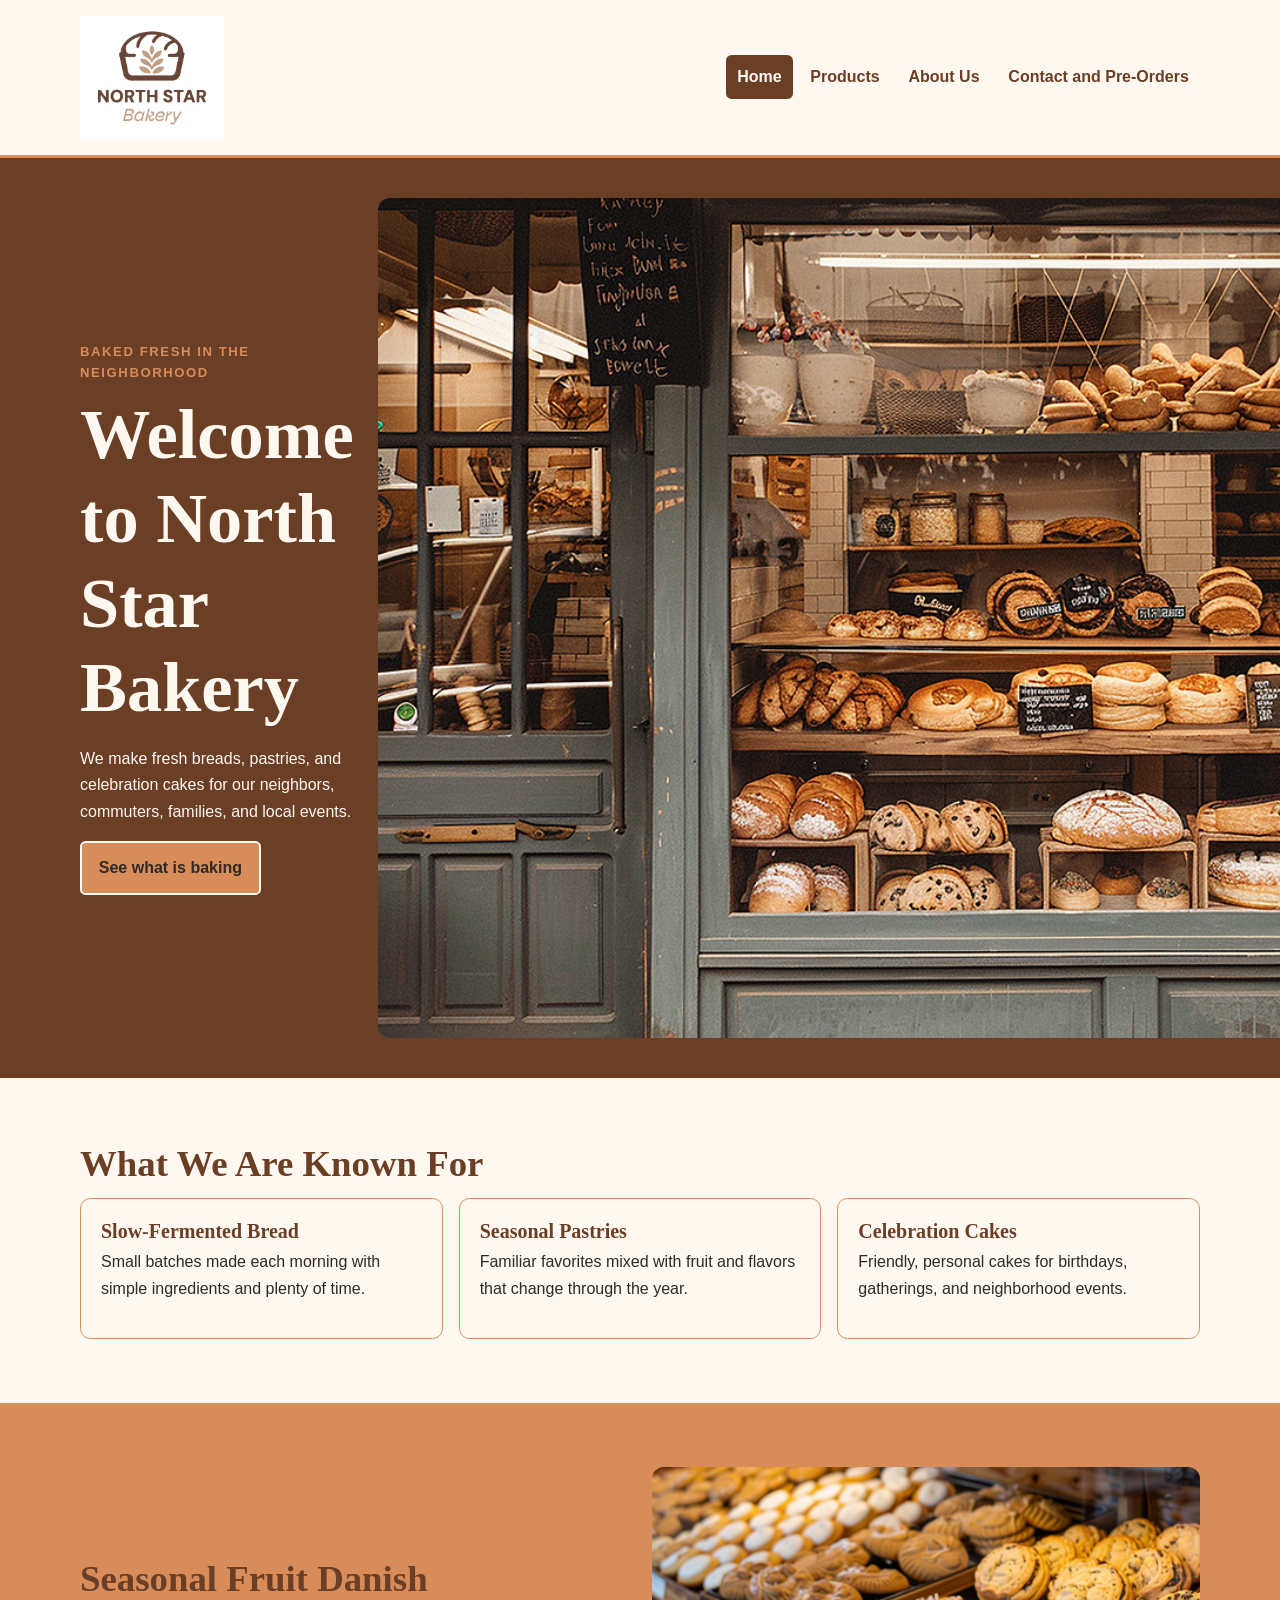
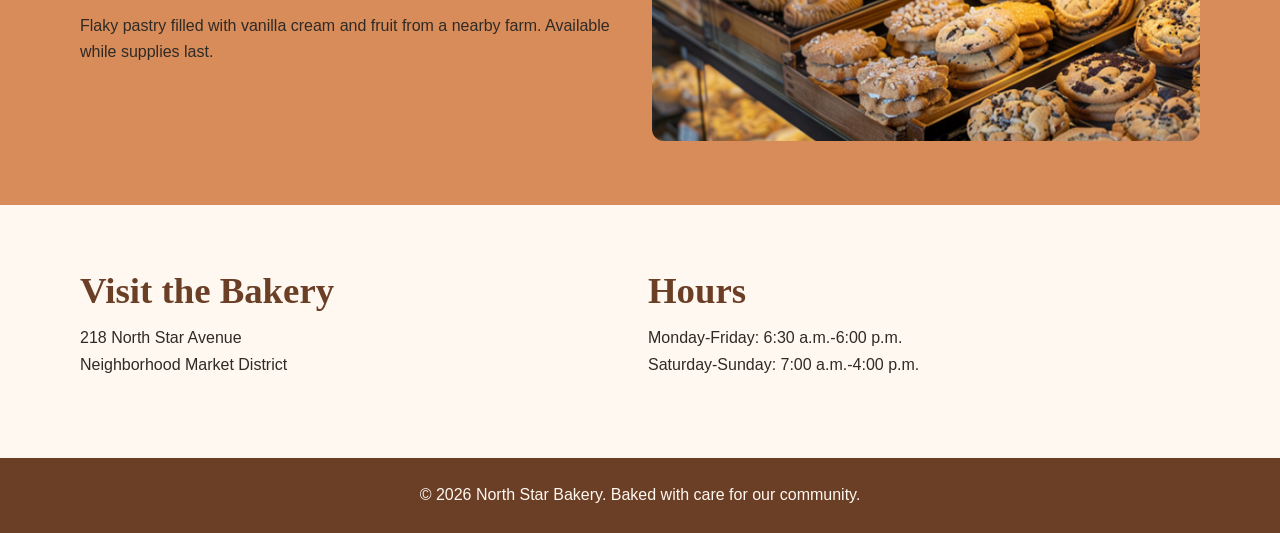
<file: index.html>
<!DOCTYPE html>
<html lang="en">
<head>
  <meta charset="UTF-8">
  <meta name="viewport" content="width=device-width, initial-scale=1.0">
  <title>North Star Bakery | Home</title>
  <link rel="stylesheet" href="styles.css">
</head>
<body>
  <a class="skip-link" href="#main-content">Skip to main content</a>
  <header class="site-header">
    <div class="header-inner">
      <img class="brand-logo" src="Bakery_c/bakery-logo_c.png" alt="North Star Bakery logo featuring a star above the bakery name">
      <nav class="site-nav" aria-label="Main navigation">
        <ul>
          <li><a href="index.html" aria-current="page">Home</a></li>
          <li><a href="products.html">Products</a></li>
          <li><a href="about.html">About Us</a></li>
          <li><a href="contact.html">Contact and Pre-Orders</a></li>
        </ul>
      </nav>
    </div>
  </header>
  <main id="main-content">
    <section class="hero">
      <div class="page-width hero-grid">
        <div>
          <p class="eyebrow">Baked fresh in the neighborhood</p>
          <h1>Welcome to North Star Bakery</h1>
          <p>We make fresh breads, pastries, and celebration cakes for our neighbors, commuters, families, and local events.</p>
          <a class="button" href="products.html">See what is baking</a>
        </div>
        <img class="hero-image" src="Bakery_c/bakery-storefront_c.png" alt="Welcoming storefront of North Star Bakery with outdoor seating">
      </div>
    </section>
    <section class="section">
      <div class="page-width">
        <h2>What We Are Known For</h2>
        <div class="card-grid">
          <article class="card"><h3>Slow-Fermented Bread</h3><p>Small batches made each morning with simple ingredients and plenty of time.</p></article>
          <article class="card"><h3>Seasonal Pastries</h3><p>Familiar favorites mixed with fruit and flavors that change through the year.</p></article>
          <article class="card"><h3>Celebration Cakes</h3><p>Friendly, personal cakes for birthdays, gatherings, and neighborhood events.</p></article>
        </div>
      </div>
    </section>
    <section class="section section-accent">
      <div class="page-width split-layout">
        <div><p class="eyebrow">Featured this week</p><h2>Seasonal Fruit Danish</h2><p>Flaky pastry filled with vanilla cream and fruit from a nearby farm. Available while supplies last.</p></div>
        <picture><source media="(min-width: 768px)" srcset="Bakery_c/bakery-feature-large_c.png"><img class="featured-image" src="Bakery_c/bakery-feature-small_c.png" alt="Fresh seasonal fruit danish featured by North Star Bakery this week"></picture>
      </div>
    </section>
    <section class="section"><div class="page-width info-grid"><div><h2>Visit the Bakery</h2><p>218 North Star Avenue<br>Neighborhood Market District</p></div><div><h2>Hours</h2><p>Monday-Friday: 6:30 a.m.-6:00 p.m.<br>Saturday-Sunday: 7:00 a.m.-4:00 p.m.</p></div></div></section>
  </main>
  <footer class="site-footer"><div class="page-width"><p>&copy; 2026 North Star Bakery. Baked with care for our community.</p></div></footer>
</body>
</html>
</file>
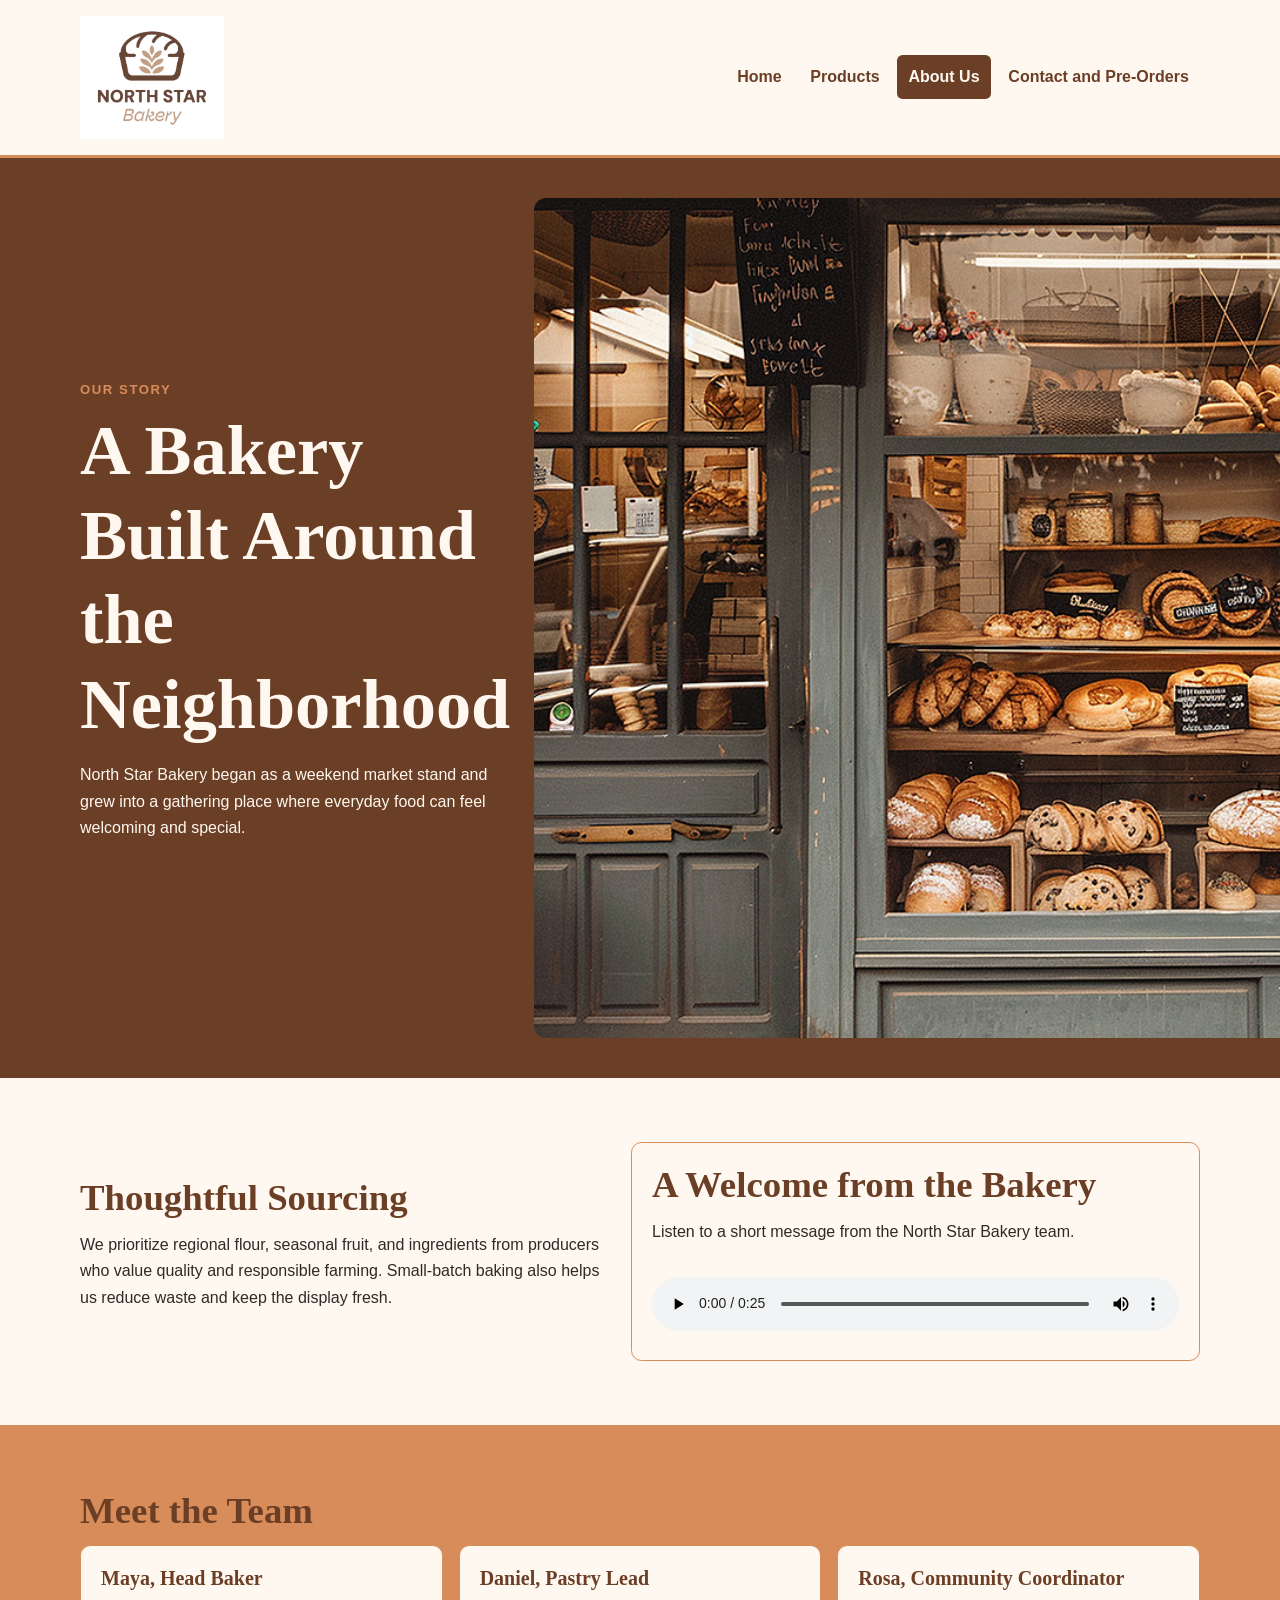
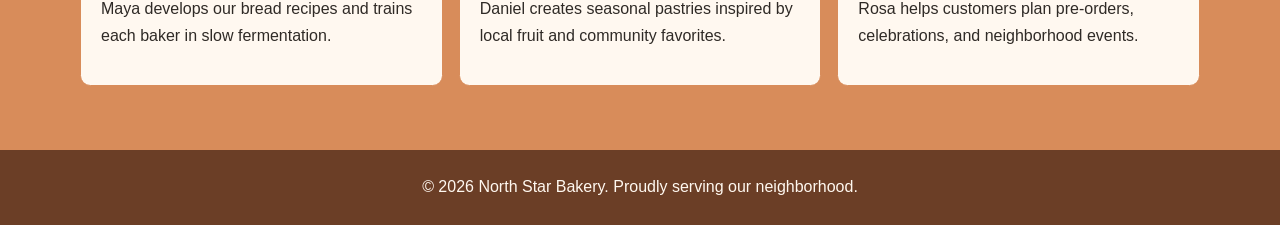
<file: about.html>
<!DOCTYPE html>
<html lang="en">
<head><meta charset="UTF-8"><meta name="viewport" content="width=device-width, initial-scale=1.0"><title>North Star Bakery | About Us</title><link rel="stylesheet" href="styles.css"></head>
<body>
  <a class="skip-link" href="#main-content">Skip to main content</a>
  <header class="site-header"><div class="header-inner"><img class="brand-logo" src="Bakery_c/bakery-logo_c.png" alt="North Star Bakery logo featuring a star above the bakery name"><nav class="site-nav" aria-label="Main navigation"><ul><li><a href="index.html">Home</a></li><li><a href="products.html">Products</a></li><li><a href="about.html" aria-current="page">About Us</a></li><li><a href="contact.html">Contact and Pre-Orders</a></li></ul></nav></div></header>
  <main id="main-content">
    <section class="hero"><div class="page-width hero-grid"><div><p class="eyebrow">Our story</p><h1>A Bakery Built Around the Neighborhood</h1><p>North Star Bakery began as a weekend market stand and grew into a gathering place where everyday food can feel welcoming and special.</p></div><img class="hero-image" src="Bakery_c/bakery-storefront_c.png" alt="North Star Bakery storefront welcoming customers from the neighborhood"></div></section>
    <section class="section"><div class="page-width split-layout"><div><h2>Thoughtful Sourcing</h2><p>We prioritize regional flour, seasonal fruit, and ingredients from producers who value quality and responsible farming. Small-batch baking also helps us reduce waste and keep the display fresh.</p></div><div class="card"><h2>A Welcome from the Bakery</h2><p>Listen to a short message from the North Star Bakery team.</p><audio controls><source src="Bakery_c/bakery-welcome_c.mp3" type="audio/mpeg">Your browser does not support the audio element. You can <a href="Bakery_c/bakery-welcome_c.mp3">download the bakery welcome message</a> instead.</audio></div></div></section>
    <section class="section section-accent"><div class="page-width"><h2>Meet the Team</h2><div class="staff-grid"><article class="card"><h3>Maya, Head Baker</h3><p>Maya develops our bread recipes and trains each baker in slow fermentation.</p></article><article class="card"><h3>Daniel, Pastry Lead</h3><p>Daniel creates seasonal pastries inspired by local fruit and community favorites.</p></article><article class="card"><h3>Rosa, Community Coordinator</h3><p>Rosa helps customers plan pre-orders, celebrations, and neighborhood events.</p></article></div></div></section>
  </main>
  <footer class="site-footer"><div class="page-width"><p>&copy; 2026 North Star Bakery. Proudly serving our neighborhood.</p></div></footer>
</body>
</html>
</file>
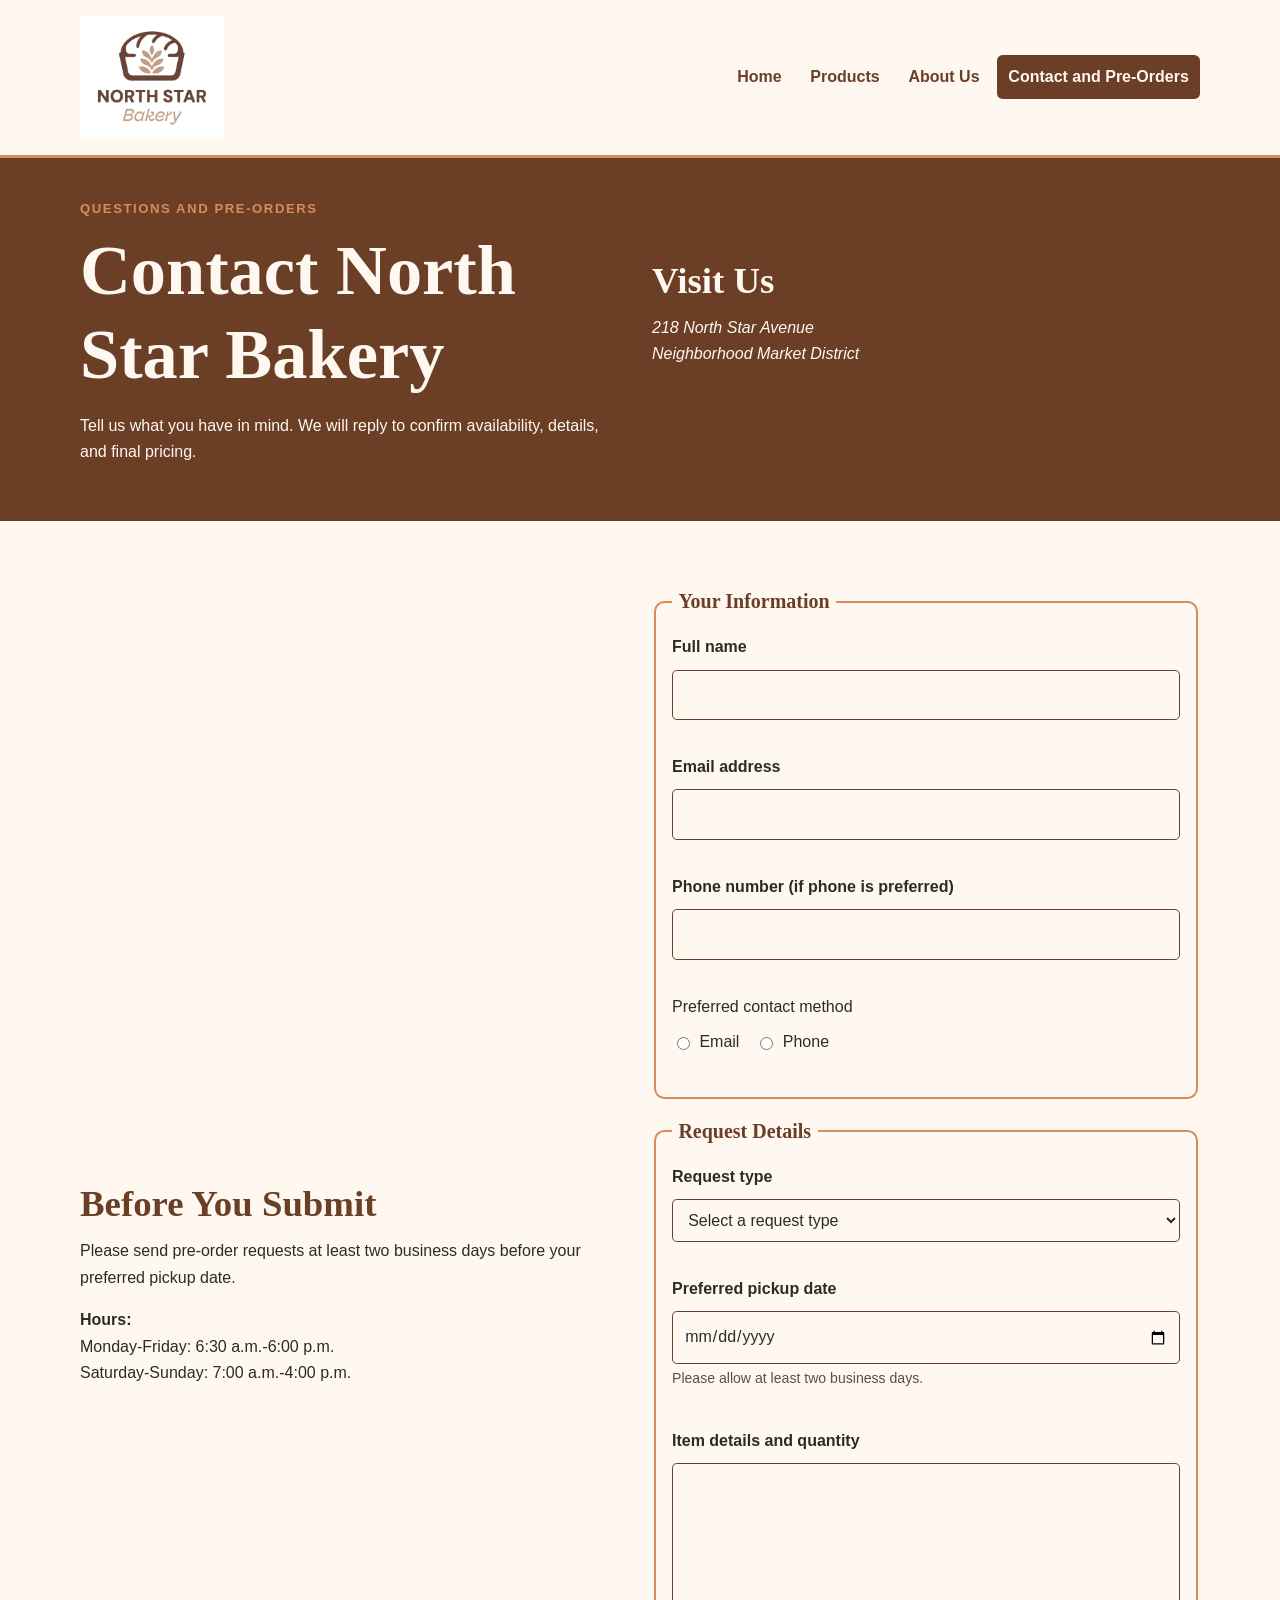
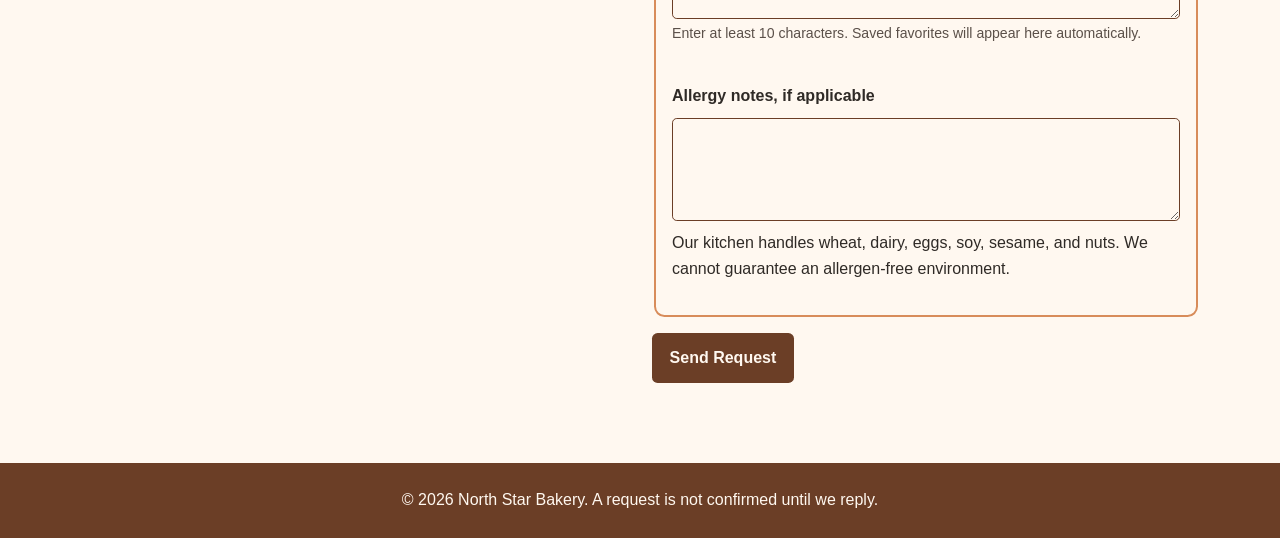
<file: contact.html>
<!DOCTYPE html>
<html lang="en">
<head>
  <meta charset="UTF-8">
  <meta name="viewport" content="width=device-width, initial-scale=1.0">
  <title>North Star Bakery | Contact and Pre-Orders</title>
  <link rel="stylesheet" href="styles.css">
</head>

<body>
  <a class="skip-link" href="#main-content">Skip to main content</a>

  <header class="site-header">
    <div class="header-inner">
      <img
        class="brand-logo"
        src="Bakery_c/bakery-logo_c.png"
        alt="North Star Bakery logo featuring a star above the bakery name"
      >

      <nav class="site-nav" aria-label="Main navigation">
        <ul>
          <li><a href="index.html">Home</a></li>
          <li><a href="products.html">Products</a></li>
          <li><a href="about.html">About Us</a></li>
          <li>
            <a href="contact.html" aria-current="page">
              Contact and Pre-Orders
            </a>
          </li>
        </ul>
      </nav>
    </div>
  </header>

  <main id="main-content">
    <section class="hero">
      <div class="page-width hero-grid">
        <div>
          <p class="eyebrow">Questions and pre-orders</p>
          <h1>Contact North Star Bakery</h1>
          <p>
            Tell us what you have in mind. We will reply to confirm
            availability, details, and final pricing.
          </p>
        </div>

        <div>
          <h2>Visit Us</h2>
          <address>
            218 North Star Avenue<br>
            Neighborhood Market District<br>
            <a href="tel:+15550137800">(555) 013-7800</a><br>
            <a href="mailto:hello@northstarbakery.example">
              hello@northstarbakery.example
            </a>
          </address>
        </div>
      </div>
    </section>

    <section class="section">
      <div class="page-width split-layout">
        <div>
          <h2>Before You Submit</h2>
          <p>
            Please send pre-order requests at least two business days
            before your preferred pickup date.
          </p>

          <p>
            <strong>Hours:</strong><br>
            Monday-Friday: 6:30 a.m.-6:00 p.m.<br>
            Saturday-Sunday: 7:00 a.m.-4:00 p.m.
          </p>
        </div>

        <form class="contact-form" action="contact.html" method="get" novalidate>
          <fieldset>
            <legend>Your Information</legend>

            <label for="customer-name">Full name</label>
            <input
              type="text"
              id="customer-name"
              name="customer-name"
              autocomplete="name"
              required
              minlength="2"
              maxlength="60"
              aria-describedby="customer-name-error"
            >
            <p class="error-message" id="customer-name-error"></p>

            <label for="customer-email">Email address</label>
            <input
              type="email"
              id="customer-email"
              name="customer-email"
              autocomplete="email"
              required
              aria-describedby="customer-email-error"
            >
            <p class="error-message" id="customer-email-error"></p>

            <label for="customer-phone">
              Phone number (if phone is preferred)
            </label>
            <input
              type="tel"
              id="customer-phone"
              name="customer-phone"
              autocomplete="tel"
              aria-describedby="customer-phone-error"
            >
            <p class="error-message" id="customer-phone-error"></p>

            <span>Preferred contact method</span>
            <div class="radio-row">
              <label>
                <input
                  type="radio"
                  id="contact-email"
                  name="contact-method"
                  value="email"
                  required
                >
                Email
              </label>

              <label>
                <input
                  type="radio"
                  id="contact-phone"
                  name="contact-method"
                  value="phone"
                >
                Phone
              </label>
            </div>
            <p class="error-message" id="contact-method-error"></p>
          </fieldset>

          <fieldset>
            <legend>Request Details</legend>

            <label for="request-type">Request type</label>
            <select id="request-type" name="request-type" required aria-describedby="request-type-error">
              <option value="">Select a request type</option>
              <option value="pre-order">Pre-order</option>
              <option value="event">Event inquiry</option>
              <option value="question">General question</option>
            </select>
            <p class="error-message" id="request-type-error"></p>

            <label for="pickup-date">Preferred pickup date</label>
            <input
              type="date"
              id="pickup-date"
              name="pickup-date"
              required
              aria-describedby="pickup-date-help pickup-date-error"
            >
            <p class="field-help" id="pickup-date-help">Please allow at least two business days.</p>
            <p class="error-message" id="pickup-date-error"></p>

            <label for="item-details">Item details and quantity</label>
            <textarea
              id="item-details"
              name="item-details"
              rows="5"
              required
              minlength="10"
              maxlength="500"
              aria-describedby="item-details-help item-details-error"
            ></textarea>
            <p class="field-help" id="item-details-help">Enter at least 10 characters. Saved favorites will appear here automatically.</p>
            <p class="error-message" id="item-details-error"></p>

            <label for="allergy-notes">
              Allergy notes, if applicable
            </label>
            <textarea
              id="allergy-notes"
              name="allergy-notes"
              rows="3"
              maxlength="300"
            ></textarea>

            <p>
              Our kitchen handles wheat, dairy, eggs, soy, sesame, and
              nuts. We cannot guarantee an allergen-free environment.
            </p>
          </fieldset>

          <button type="submit">Send Request</button>
          <p id="form-status" class="form-status" role="status"></p>
        </form>
      </div>
    </section>
  </main>

  <footer class="site-footer">
    <div class="page-width">
      <p>
        &copy; 2026 North Star Bakery. A request is not confirmed until
        we reply.
      </p>
    </div>
  </footer>
  <script src="script.js" defer></script>
</body>
</html>
</file>
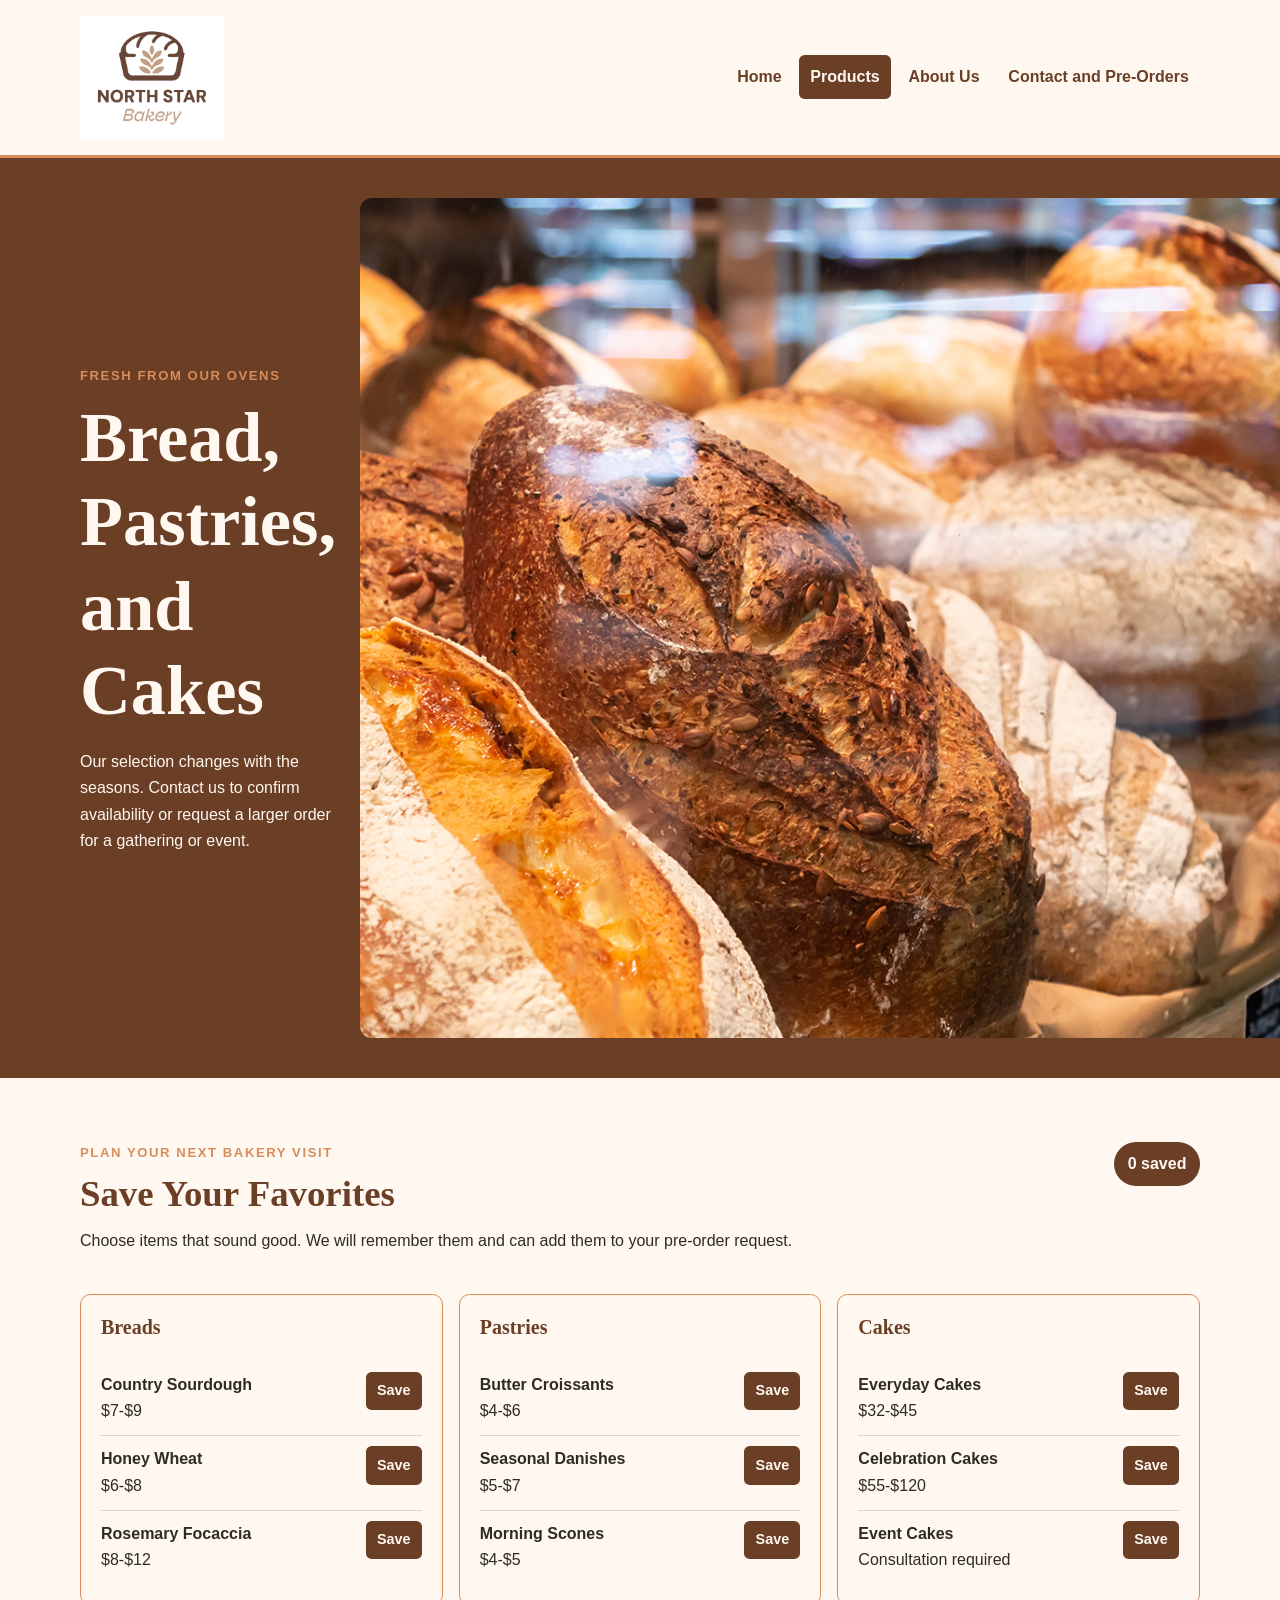
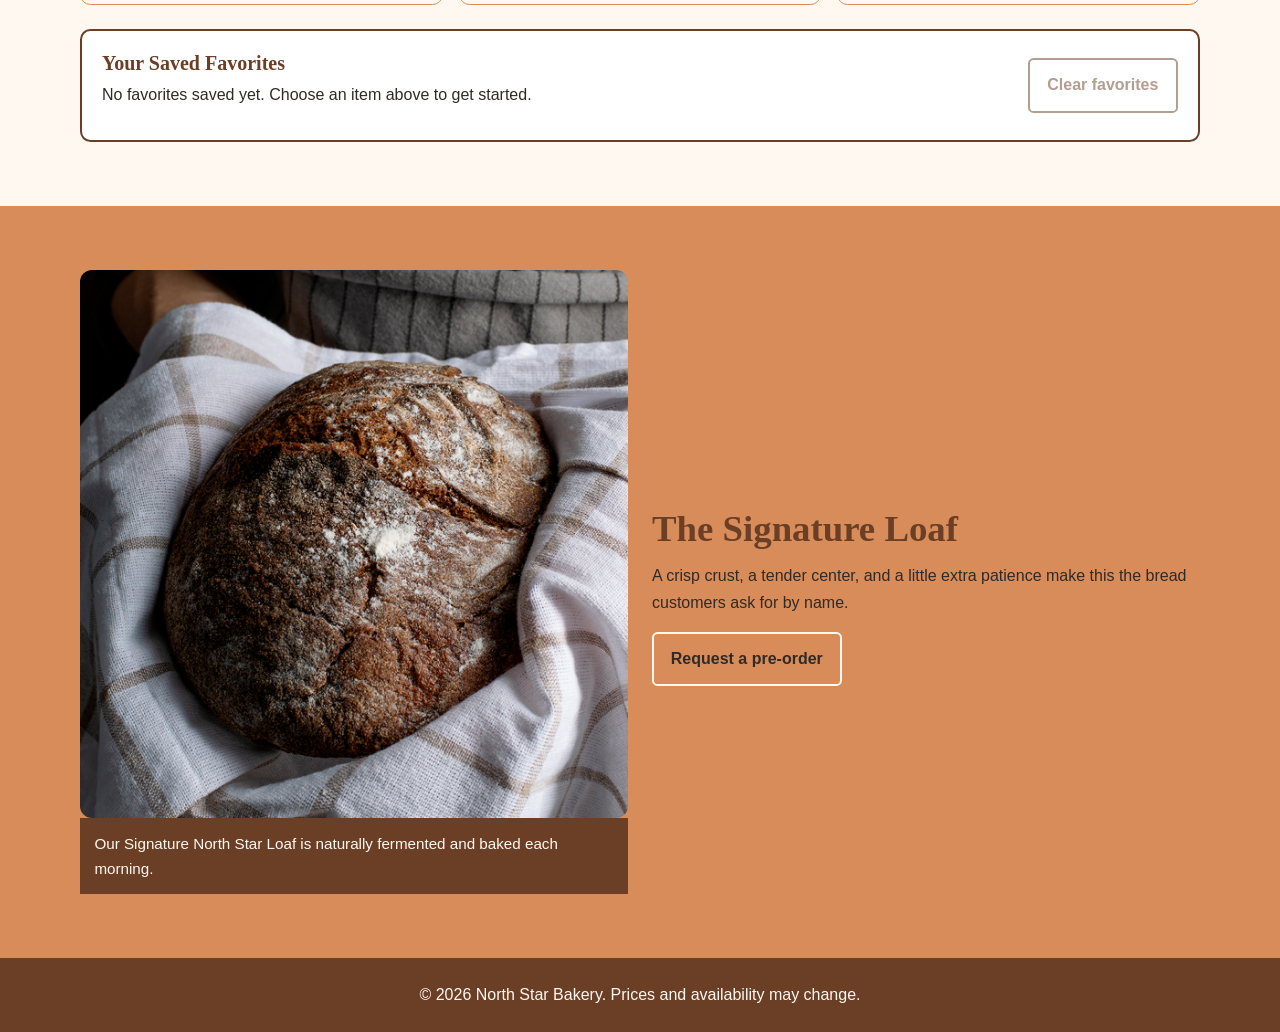
<file: products.html>
<!DOCTYPE html>
<html lang="en">
<head><meta charset="UTF-8"><meta name="viewport" content="width=device-width, initial-scale=1.0"><title>North Star Bakery | Products</title><link rel="stylesheet" href="styles.css"></head>
<body>
  <a class="skip-link" href="#main-content">Skip to main content</a>
  <header class="site-header"><div class="header-inner"><img class="brand-logo" src="Bakery_c/bakery-logo_c.png" alt="North Star Bakery logo featuring a star above the bakery name"><nav class="site-nav" aria-label="Main navigation"><ul><li><a href="index.html">Home</a></li><li><a href="products.html" aria-current="page">Products</a></li><li><a href="about.html">About Us</a></li><li><a href="contact.html">Contact and Pre-Orders</a></li></ul></nav></div></header>
  <main id="main-content">
    <section class="hero"><div class="page-width hero-grid"><div><p class="eyebrow">Fresh from our ovens</p><h1>Bread, Pastries, and Cakes</h1><p>Our selection changes with the seasons. Contact us to confirm availability or request a larger order for a gathering or event.</p></div><img class="hero-image" src="Bakery_c/bakery-bread_c.png" alt="Assortment of golden artisan bread loaves cooling on a wooden table"></div></section>
    <section class="section" aria-labelledby="favorites-heading">
      <div class="page-width">
        <div class="feature-intro">
          <div>
            <p class="eyebrow">Plan your next bakery visit</p>
            <h2 id="favorites-heading">Save Your Favorites</h2>
            <p>Choose items that sound good. We will remember them and can add them to your pre-order request.</p>
          </div>
          <p class="favorite-count" aria-live="polite"><span id="favorite-count">0</span> saved</p>
        </div>

        <div id="product-list" class="card-grid" aria-label="Bakery products"></div>

        <aside class="favorites-panel" aria-labelledby="saved-heading">
          <div>
            <h3 id="saved-heading">Your Saved Favorites</h3>
            <p id="favorites-status" class="favorites-status" aria-live="polite">No favorites saved yet.</p>
            <ul id="favorites-list" class="saved-list"></ul>
          </div>
          <div class="favorites-actions">
            <button id="clear-favorites" class="secondary-button" type="button">Clear favorites</button>
            <a id="preorder-favorites" class="button" href="contact.html">Add to pre-order</a>
          </div>
        </aside>
      </div>
    </section>
    <section class="section section-accent"><div class="page-width split-layout"><figure><img class="content-image" src="Bakery_c/bakery-signature-loaf_c.png" alt="North Star Bakery signature round sourdough loaf with a scored crust"><figcaption>Our Signature North Star Loaf is naturally fermented and baked each morning.</figcaption></figure><div><p class="eyebrow">A neighborhood favorite</p><h2>The Signature Loaf</h2><p>A crisp crust, a tender center, and a little extra patience make this the bread customers ask for by name.</p><a class="button" href="contact.html">Request a pre-order</a></div></div></section>
  </main>
  <footer class="site-footer"><div class="page-width"><p>&copy; 2026 North Star Bakery. Prices and availability may change.</p></div></footer>
  <script src="script.js" defer></script>
</body>
</html>
</file>
<file: styles.css>
:root {
  --cream: #fff8f0;
  --brown: #6b3e26;
  --peach: #d88c5a;
  --charcoal: #2f2a26;
}

* { box-sizing: border-box; }
[hidden] { display: none !important; }

body {
  margin: 0;
  background: var(--cream);
  color: var(--charcoal);
  font-family: Arial, Helvetica, sans-serif;
  font-size: 1rem;
  line-height: 1.65;
}

img, video { display: block; max-width: 100%; }
a { color: var(--brown); }
a:hover, a:focus-visible { color: var(--charcoal); }

h1, h2, h3 {
  color: var(--brown);
  font-family: Georgia, "Times New Roman", serif;
  line-height: 1.2;
}

h1 { margin: 0 0 1rem; font-size: clamp(2.3rem, 9vw, 4.4rem); }
h2 { margin: 0 0 0.75rem; font-size: clamp(1.65rem, 6vw, 2.3rem); }
h3 { margin: 0 0 0.4rem; font-size: 1.25rem; }
p { margin: 0 0 1rem; }

.site-header { background: var(--cream); border-bottom: 3px solid var(--peach); }
.header-inner, .page-width { width: min(100% - 2rem, 70rem); margin-inline: auto; }

.header-inner {
  display: flex;
  flex-direction: column;
  align-items: center;
  gap: 1rem;
  padding-block: 1rem;
}

.brand-logo { width: 9rem; height: auto; }
.site-nav ul { display: flex; flex-wrap: wrap; justify-content: center; gap: 0.4rem; margin: 0; padding: 0; list-style: none; }
.site-nav a { display: block; padding: 0.55rem 0.7rem; border-radius: 0.35rem; font-weight: 700; text-decoration: none; }
.site-nav a:hover, .site-nav a:focus-visible, .site-nav a[aria-current="page"] { background: var(--brown); color: var(--cream); }

.hero { background: var(--brown); color: var(--cream); }
.hero-grid { display: flex; flex-direction: column; gap: 1.5rem; padding-block: 2.5rem; }
.hero h1, .hero h2 { color: var(--cream); }
.eyebrow { margin-bottom: 0.5rem; color: var(--peach); font-size: 0.82rem; font-weight: 700; letter-spacing: 0.12em; text-transform: uppercase; }
.hero-image, .featured-image, .content-image { width: 100%; border-radius: 0.75rem; object-fit: cover; }
.hero-image { aspect-ratio: 4 / 3; }

.button {
  display: inline-block;
  padding: 0.75rem 1.05rem;
  border: 2px solid var(--cream);
  border-radius: 0.35rem;
  background: var(--peach);
  color: var(--charcoal);
  font-weight: 700;
  text-decoration: none;
}

.button:hover, .button:focus-visible { background: var(--cream); color: var(--brown); }
.section { padding-block: 2.75rem; }
.section-accent { background: var(--peach); }
.card-grid, .staff-grid, .info-grid { display: flex; flex-direction: column; gap: 1rem; }
.card { padding: 1.25rem; border: 1px solid var(--peach); border-radius: 0.65rem; background: var(--cream); }
.card ul { margin-bottom: 0; padding-left: 1.2rem; }
.product-card { display: flex; flex-direction: column; }
.product-card ul { flex: 1; list-style: none; padding: 0; }
.product-card li { display: flex; align-items: center; justify-content: space-between; gap: 0.75rem; padding-block: 0.65rem; border-bottom: 1px solid rgba(107, 62, 38, 0.2); }
.product-card li:last-child { border-bottom: 0; }
.product-card button { flex: 0 0 auto; padding: 0.45rem 0.7rem; font-size: 0.9rem; }
.product-card button[aria-pressed="true"] { background: var(--peach); color: var(--charcoal); }
.feature-intro { display: flex; flex-direction: column; gap: 1rem; margin-bottom: 1.5rem; }
.favorite-count { align-self: flex-start; margin: 0; padding: 0.55rem 0.85rem; border-radius: 2rem; background: var(--brown); color: var(--cream); font-weight: 700; white-space: nowrap; }
.favorites-panel { display: flex; flex-direction: column; gap: 1rem; margin-top: 1.5rem; padding: 1.25rem; border: 2px solid var(--brown); border-radius: 0.65rem; background: #fff; }
.favorites-status { margin-bottom: 0.25rem; }
.saved-list { display: flex; flex-wrap: wrap; gap: 0.5rem; margin: 0.75rem 0 0; padding: 0; list-style: none; }
.saved-list li { padding: 0.35rem 0.65rem; border-radius: 2rem; background: var(--peach); color: var(--charcoal); }
.favorites-actions { display: flex; flex-wrap: wrap; align-items: center; gap: 0.75rem; }
.favorites-actions .button { border-color: var(--brown); }
.secondary-button { border: 2px solid var(--brown); background: transparent; color: var(--brown); }
.secondary-button:hover, .secondary-button:focus-visible { background: var(--brown); color: var(--cream); }
.secondary-button:disabled { opacity: 0.5; cursor: not-allowed; }
.split-layout { display: flex; flex-direction: column; gap: 1.5rem; align-items: flex-start; }
.split-layout > * { width: 100%; }
figure { margin: 0; }
figcaption { padding: 0.8rem 0.9rem; background: var(--brown); color: var(--cream); font-size: 0.95rem; }
audio { width: 100%; margin-top: 1rem; }

.contact-form { display: flex; flex-direction: column; gap: 1rem; }
fieldset { display: flex; flex-direction: column; gap: 0.55rem; padding: 1rem; border: 2px solid var(--peach); border-radius: 0.65rem; }
legend { padding-inline: 0.4rem; color: var(--brown); font-family: Georgia, "Times New Roman", serif; font-size: 1.25rem; font-weight: 700; }
label { font-weight: 700; }
input, select, textarea, button { font: inherit; }
input, select, textarea { width: 100%; padding: 0.7rem; border: 1px solid var(--brown); border-radius: 0.3rem; background: var(--cream); color: var(--charcoal); }
input:focus, select:focus, textarea:focus { outline: 3px solid var(--peach); outline-offset: 2px; }
input[aria-invalid="true"], select[aria-invalid="true"], textarea[aria-invalid="true"] { border: 2px solid #9d2118; background: #fff7f6; }
.error-message { min-height: 1.3em; margin: -0.35rem 0 0.2rem; color: #8a1c14; font-size: 0.9rem; font-weight: 700; }
.field-help { margin: -0.35rem 0 0.2rem; color: #5b5049; font-size: 0.88rem; }
.form-status { margin: 0; font-weight: 700; }
.form-status.success { padding: 0.75rem; border-left: 4px solid var(--brown); background: #f7e5d8; color: var(--brown); }
.radio-row { display: flex; flex-wrap: wrap; gap: 0.5rem 1rem; }
.radio-row label { display: flex; align-items: center; gap: 0.4rem; font-weight: 400; }
.radio-row input { width: auto; }
button { align-self: flex-start; padding: 0.75rem 1.1rem; border: 0; border-radius: 0.35rem; background: var(--brown); color: var(--cream); font-weight: 700; cursor: pointer; }
button:hover, button:focus-visible { background: var(--charcoal); }

.site-footer { padding-block: 1.5rem; background: var(--brown); color: var(--cream); text-align: center; }
.site-footer p { margin: 0; }
.skip-link { position: absolute; left: -9999px; top: 0; }
.skip-link:focus { left: 1rem; top: 1rem; z-index: 10; padding: 0.5rem; background: var(--cream); }

@media (min-width: 48rem) {
  .header-inner { flex-direction: row; justify-content: space-between; }
  .site-nav ul { justify-content: flex-end; }
  .hero-grid, .split-layout { flex-direction: row; align-items: center; }
  .hero-grid > *, .split-layout > * { flex: 1 1 0; }
  .card-grid, .staff-grid, .info-grid { flex-direction: row; flex-wrap: wrap; }
  .card-grid > *, .staff-grid > *, .info-grid > * { flex: 1 1 14rem; }
  .section { padding-block: 4rem; }
  .feature-intro, .favorites-panel { flex-direction: row; justify-content: space-between; align-items: center; }
}
</file>
